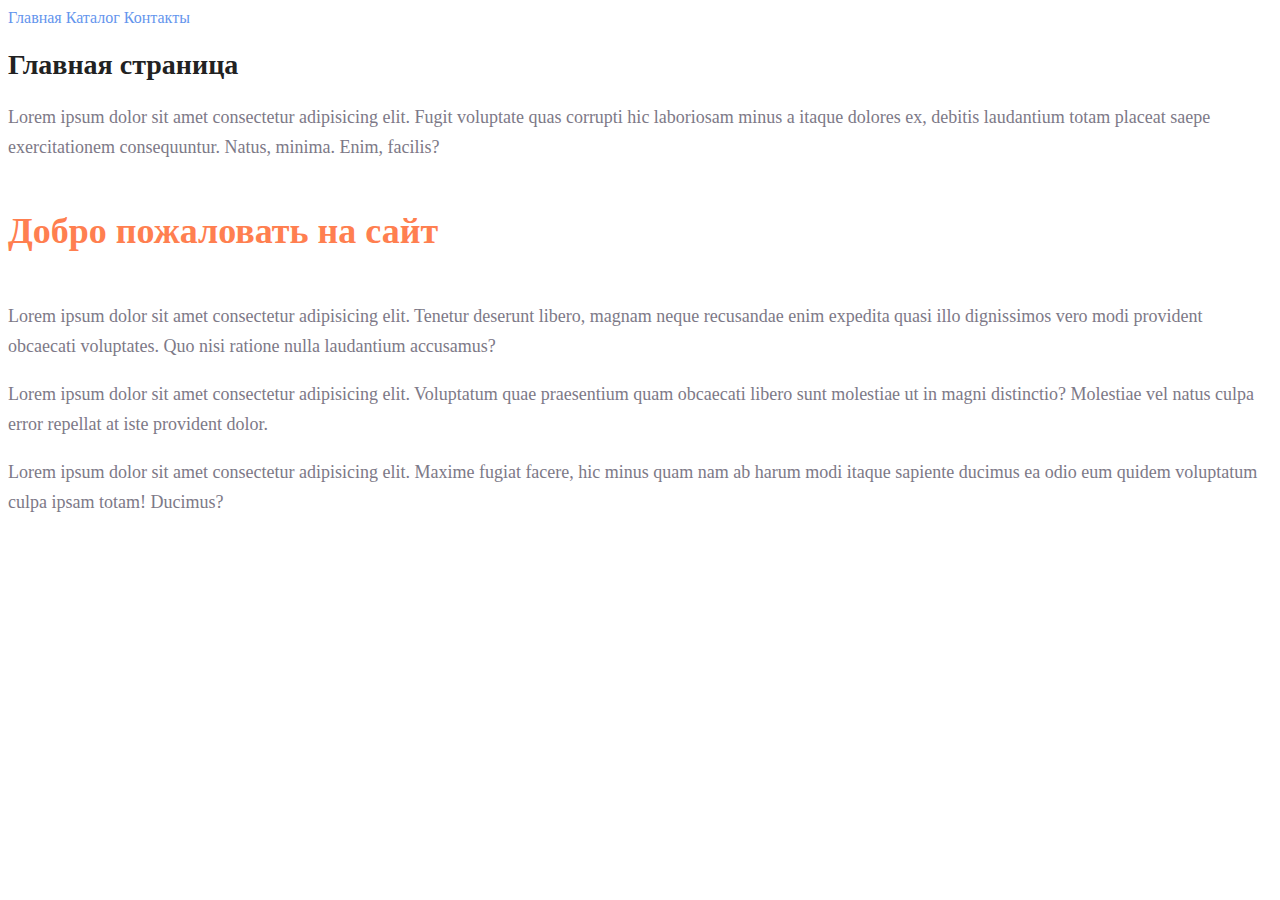
<file: lesson01/index.html>
<!DOCTYPE html>
<html lang="en">
<head>
    <meta charset="UTF-8">
    <meta name="viewport" content="width=device-width, initial-scale=1.0">
    <title>Lesson 01</title>
    <link rel="stylesheet" href="style.css">
</head>
<body>
    <body>
        <a class="nav_menu_link" href="index.html">Главная</a>
        <a class="nav_menu_link" href="catalog/catalog.html">Каталог</a>
        <a class="nav_menu_link" href="#">Контакты</a>
        <h1 class="title">Главная страница</h1>
        <p class="content">Lorem ipsum dolor sit amet consectetur adipisicing elit. Fugit voluptate quas corrupti hic laboriosam minus a itaque dolores ex, debitis laudantium totam placeat saepe exercitationem consequuntur. Natus, minima. Enim, facilis?</p>
        <h2 class="subtitle">Добро пожаловать на сайт</h2>
        <p class="content">Lorem ipsum dolor sit amet consectetur adipisicing elit. Tenetur deserunt libero, magnam neque recusandae enim expedita quasi illo dignissimos vero modi provident obcaecati voluptates. Quo nisi ratione nulla laudantium accusamus?</p>
        <p class="content">Lorem ipsum dolor sit amet consectetur adipisicing elit. Voluptatum quae praesentium quam obcaecati libero sunt molestiae ut in magni distinctio? Molestiae vel natus culpa error repellat at iste provident dolor.</p>
        <p class="content">Lorem ipsum dolor sit amet consectetur adipisicing elit. Maxime fugiat facere, hic minus quam nam ab harum modi itaque sapiente ducimus ea odio eum quidem voluptatum culpa ipsam totam! Ducimus?</p>
    </body>
</body>
</html>
</file>
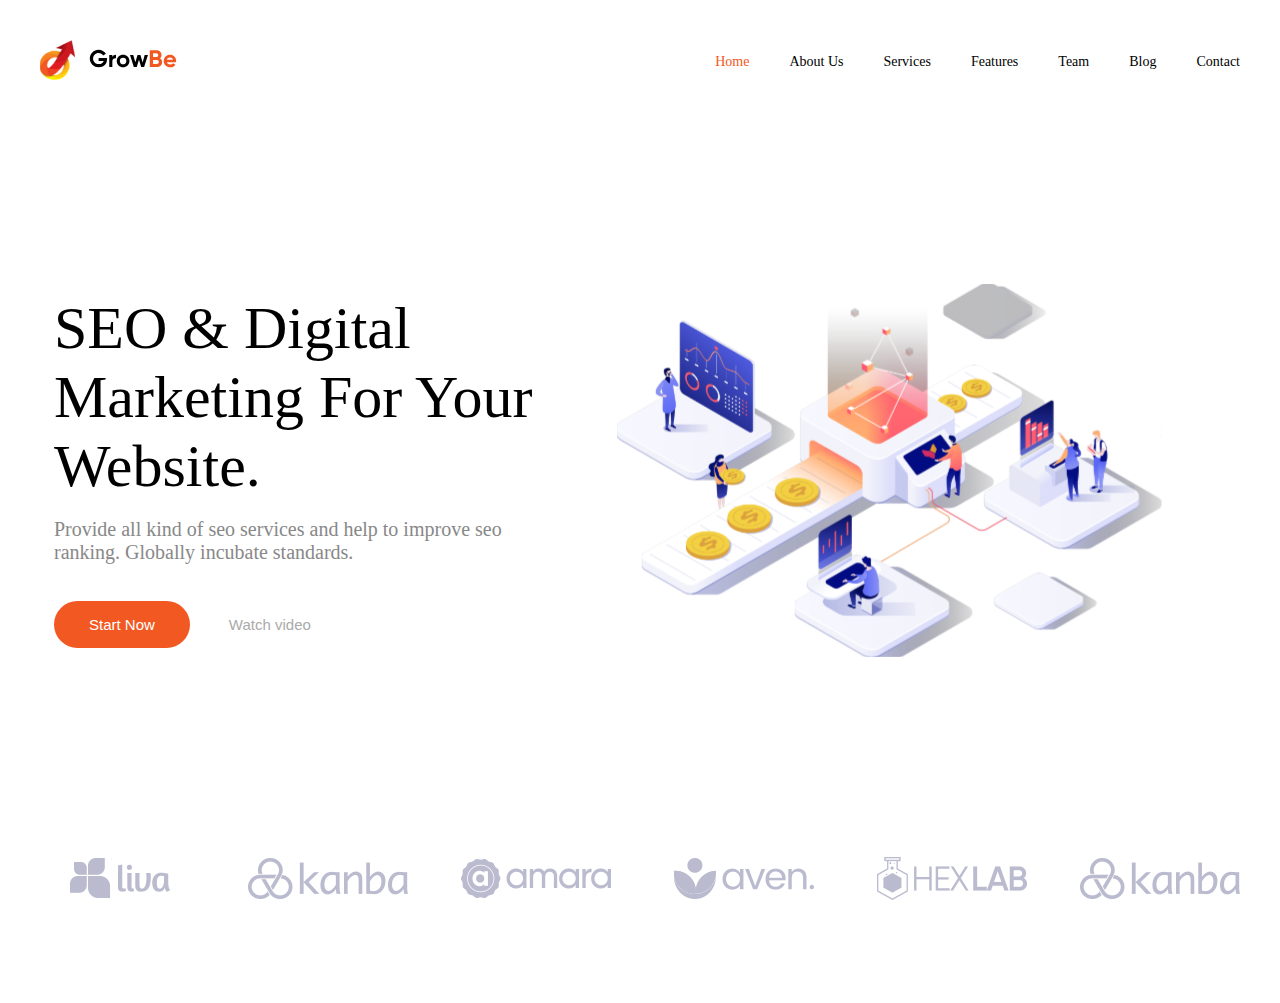
<file: lesson03/index.html>
<!DOCTYPE html>
<html lang="en">
<head>
    <meta charset="UTF-8">
    <meta name="viewport" content="width=device-width, initial-scale=1.0">
    <title>New Project</title>
    <link rel="stylesheet" href="style.css">
</head>
<body>
   <div class="top">
    <div class="header">
        <div class="header_logo">
            <img src="./img/logo.svg" alt="logo">
        </div>
        <div class="header_buttons">
            <a class="header_link with_color" href="#">Home</a>
            <a class="header_link" href="#">About Us</a>
            <a class="header_link" href="#">Services</a>
            <a class="header_link" href="#">Features</a>
            <a class="header_link" href="#">Team</a>
            <a class="header_link" href="#">Blog</a>
            <a class="header_link" href="#">Contact</a>
        </div>
    </div>
    <div class="top_content">
        <div class="top_info">
            <h1 class="title">SEO & Digital Marketing For Your Website.</h1>
            <p class="text">Provide all kind of seo services and help to improve seo ranking. Globally incubate standards.</p>
            <div class="top_buttons">
                <button class="button with_background">Start Now</button>
                <button class="button">Watch video</button>
            </div>
        </div>
        <img src="./img/Image.svg" alt="top image">
    </div>
    <div class="top_logos">
        <img src="./img/1.svg" alt="logos">
        <img src="./img/6.svg" alt="logos">
        <img src="./img/3.svg" alt="logos">
        <img src="./img/4.svg" alt="logos">
        <img src="./img/5.svg" alt="logos">
        <img src="./img/6.svg" alt="logos">
    </div>
   </div>
</body>
</html>
</file>
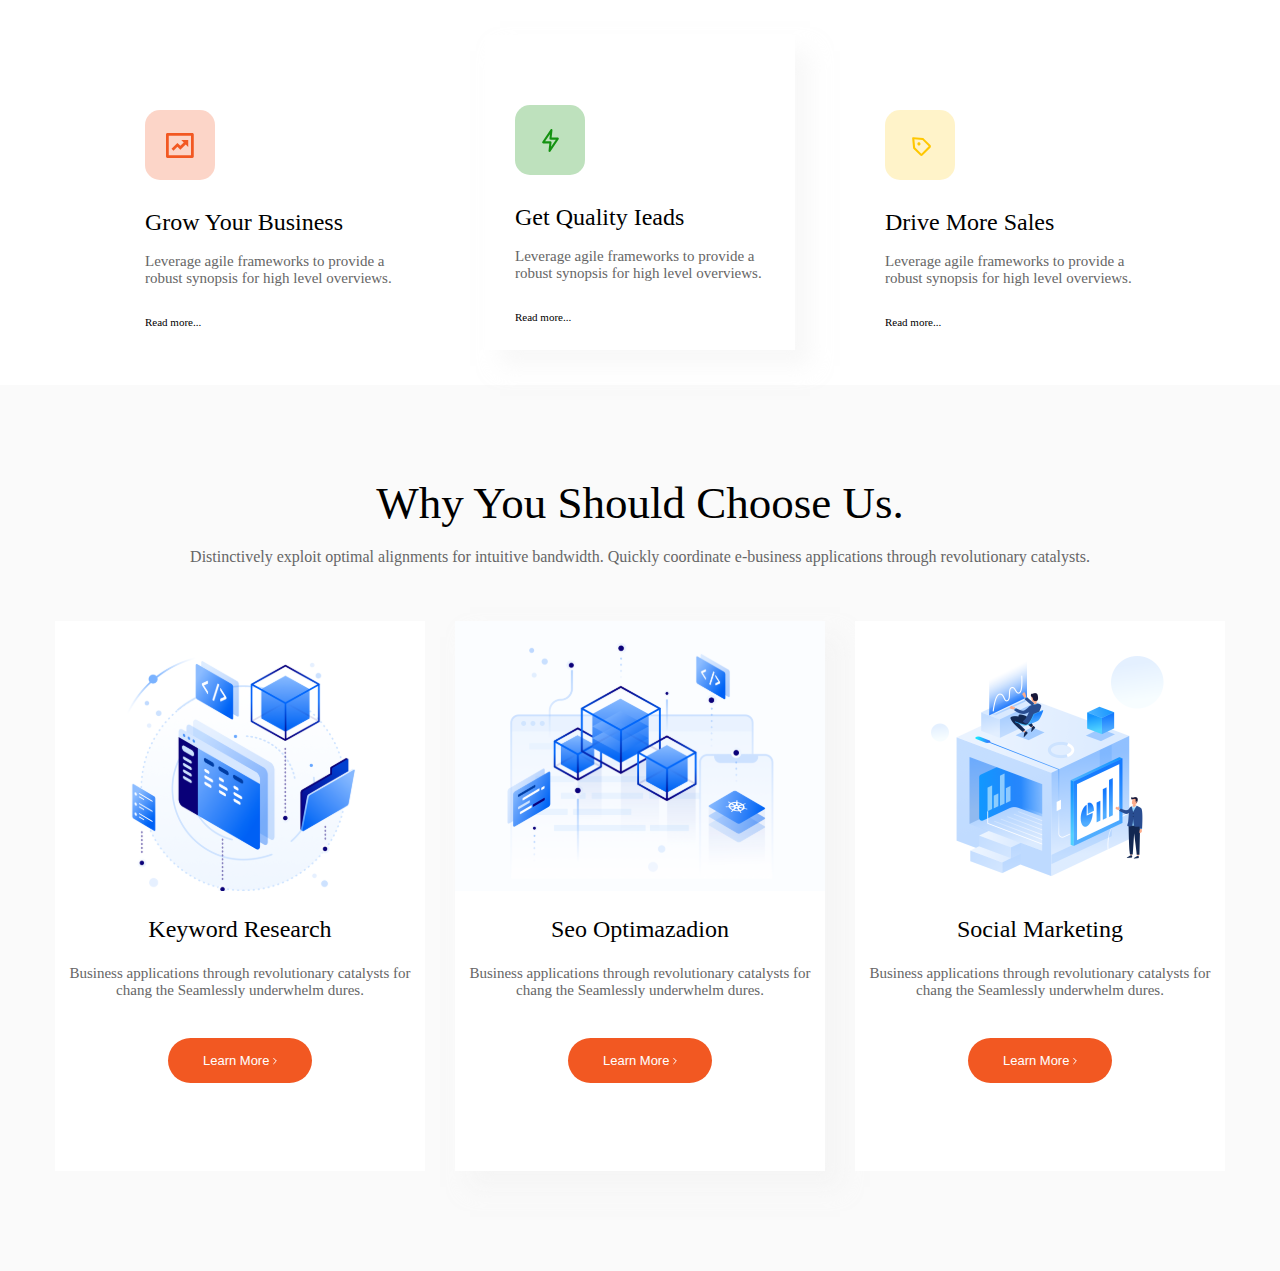
<file: lesson04/index.html>
<!DOCTYPE html>
<html lang="en">

<head>
    <meta charset="UTF-8">
    <meta name="viewport" content="width=device-width, initial-scale=1.0">
    <title>Lesson 4</title>
    <link rel="stylesheet" href="style.css">
</head>

<body>
    <div class="content">
        <div class="top_cards">
            <div class="item">
                <img src="./img/icon_dashboard.svg" alt="logo" class="item__img">
                <h3 class="heading">Grow Your Business</h3>
                <p class="item__text">Leverage agile frameworks to provide a robust synopsis for high level overviews.
                </p>
                <a class="item_link" href="">Read more...</a>
            </div>
            <div class="item item_big with_shadow">
                <img src="./img/icon_flash.svg" alt="logo" class="item__img">
                <h3 class="heading">Get Quality Ieads</h3>
                <p class="item__text">Leverage agile frameworks to provide a robust synopsis for high level overviews.
                </p>
                <a class="item_link" href="#">Read more...</a>
            </div>
            <div class="item">
                <img src="./img/icon_tag.svg" alt="logo" class="item__img">
                <h3 class="heading">Drive More Sales</h3>
                <p class="item__text">Leverage agile frameworks to provide a robust synopsis for high level overviews.
                </p>
                <a class="item_link" href="">Read more...</a>
            </div>
        </div>
        <div class="main_content">
            <div class="main_title">Why You Should Choose Us.</div>
            <div class="main_text">Distinctively exploit optimal alignments for intuitive bandwidth. Quickly coordinate
                e-business
                applications through revolutionary catalysts.</div>
            <div class="main_cards">
                <div class="main_card">
                    <img src="./img/illustration-1.svg" alt="logo" class="main_card_img">
                    <h3 class="main_card_header">Keyword Research</h3>
                    <p class="main_card_text">Business applications through revolutionary catalysts for chang the Seamlessly underwhelm dures.</p>
                    <button class="main_card_button">Learn More
                        <svg width="4" height="8" viewBox="0 0 6 10" fill="none" xmlns="http://www.w3.org/2000/svg">
                            <path d="M1 9L5 5L1 1" stroke="white" stroke-width="1.5" stroke-linecap="round" stroke-linejoin="round"/>
                            </svg>
                    </button>
                </div>
                <div class="main_card with_shadow">
                    <img src="./img/illustration-2.svg" alt="logo" class="main_card_img">
                    <h3 class="main_card_header">Seo Optimazadion</h3>
                    <p class="main_card_text">Business applications through revolutionary catalysts for chang the Seamlessly underwhelm dures.</p>
                    <button class="main_card_button">Learn More <svg width="4" height="8" viewBox="0 0 6 10" fill="none" xmlns="http://www.w3.org/2000/svg">
                        <path d="M1 9L5 5L1 1" stroke="white" stroke-width="1.5" stroke-linecap="round" stroke-linejoin="round"/>
                        </svg></button>
                </div>
                <div class="main_card">
                    <img src="./img/illustration-3.svg" alt="logo" class="main_card_img">
                    <h3 class="main_card_header">Social Marketing</h3>
                    <p class="main_card_text">Business applications through revolutionary catalysts for chang the Seamlessly underwhelm dures.</p>
                    <button class="main_card_button">Learn More <svg width="4" height="8" viewBox="0 0 6 10" fill="none" xmlns="http://www.w3.org/2000/svg">
                        <path d="M1 9L5 5L1 1" stroke="white" stroke-width="1.5" stroke-linecap="round" stroke-linejoin="round"/>
                        </svg></button>
                </div>
            </div>
        </div>
    </div>
</body>

</html>
</file>
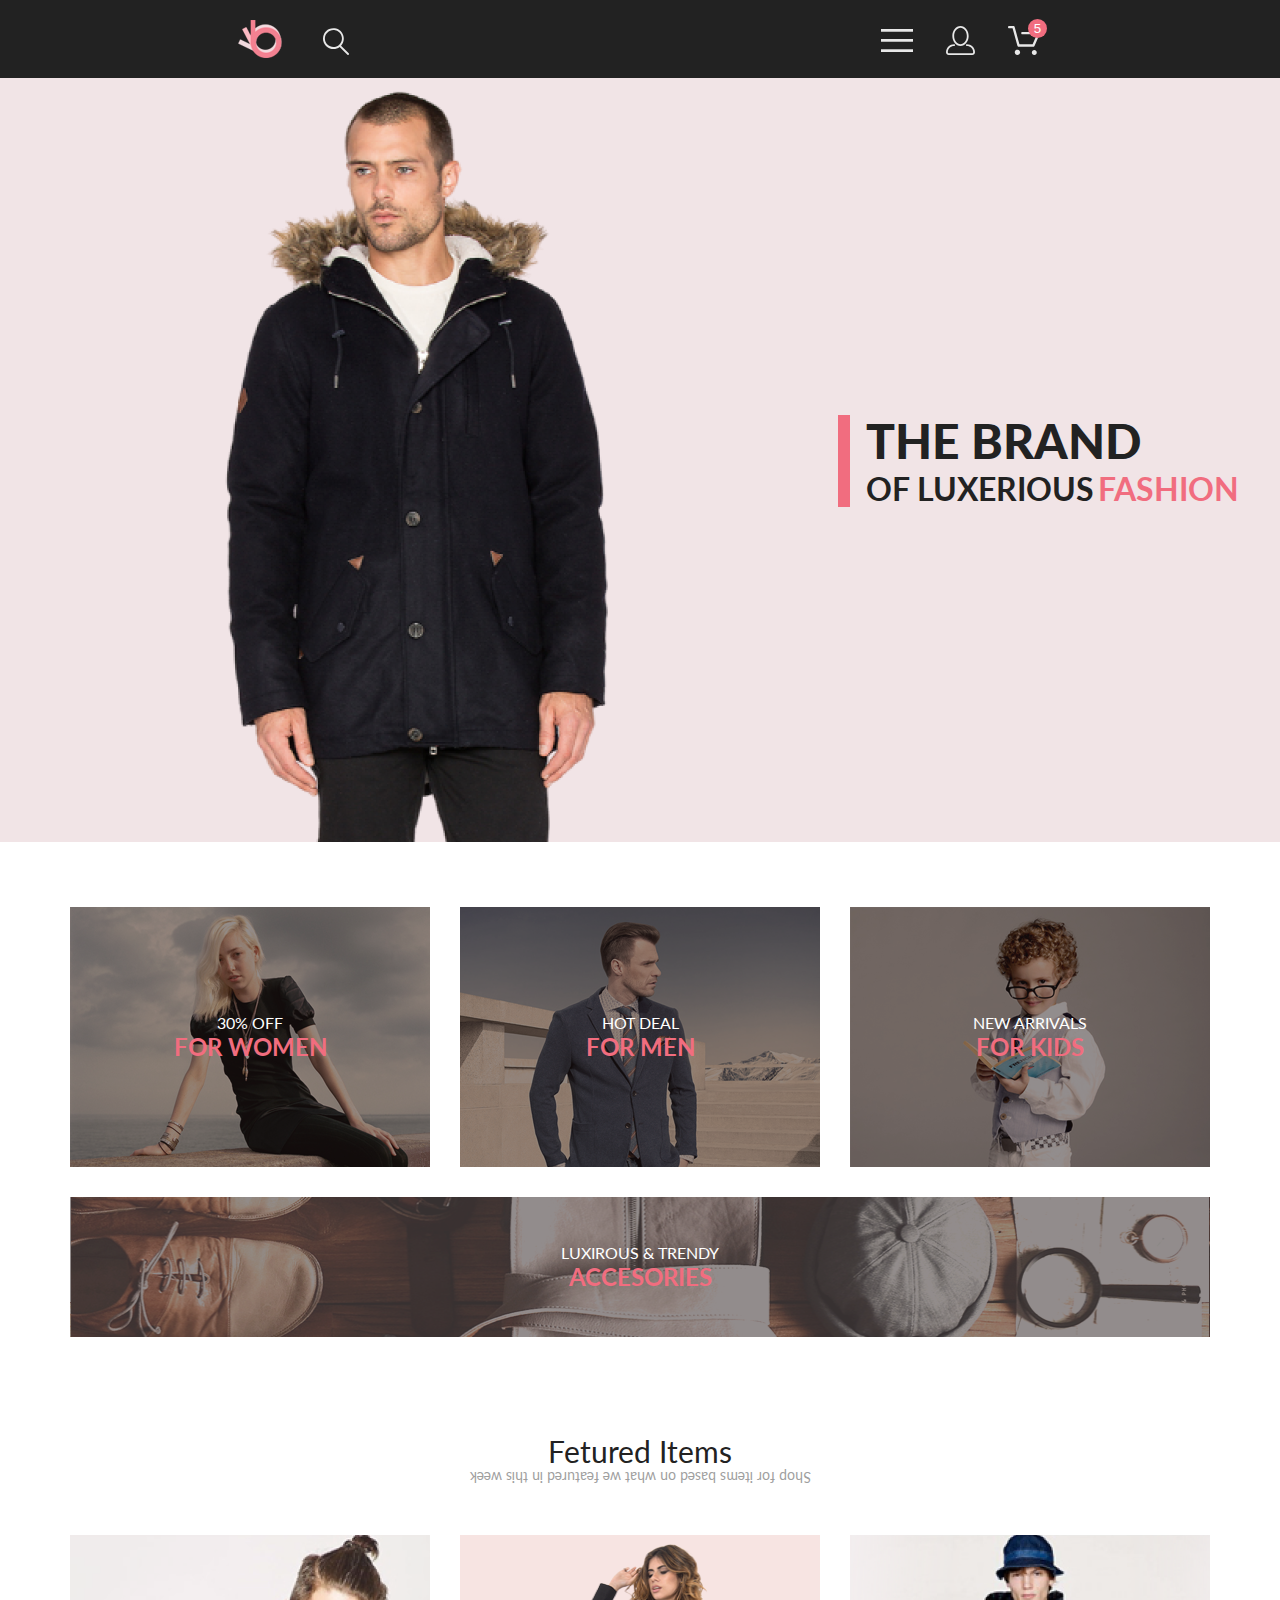
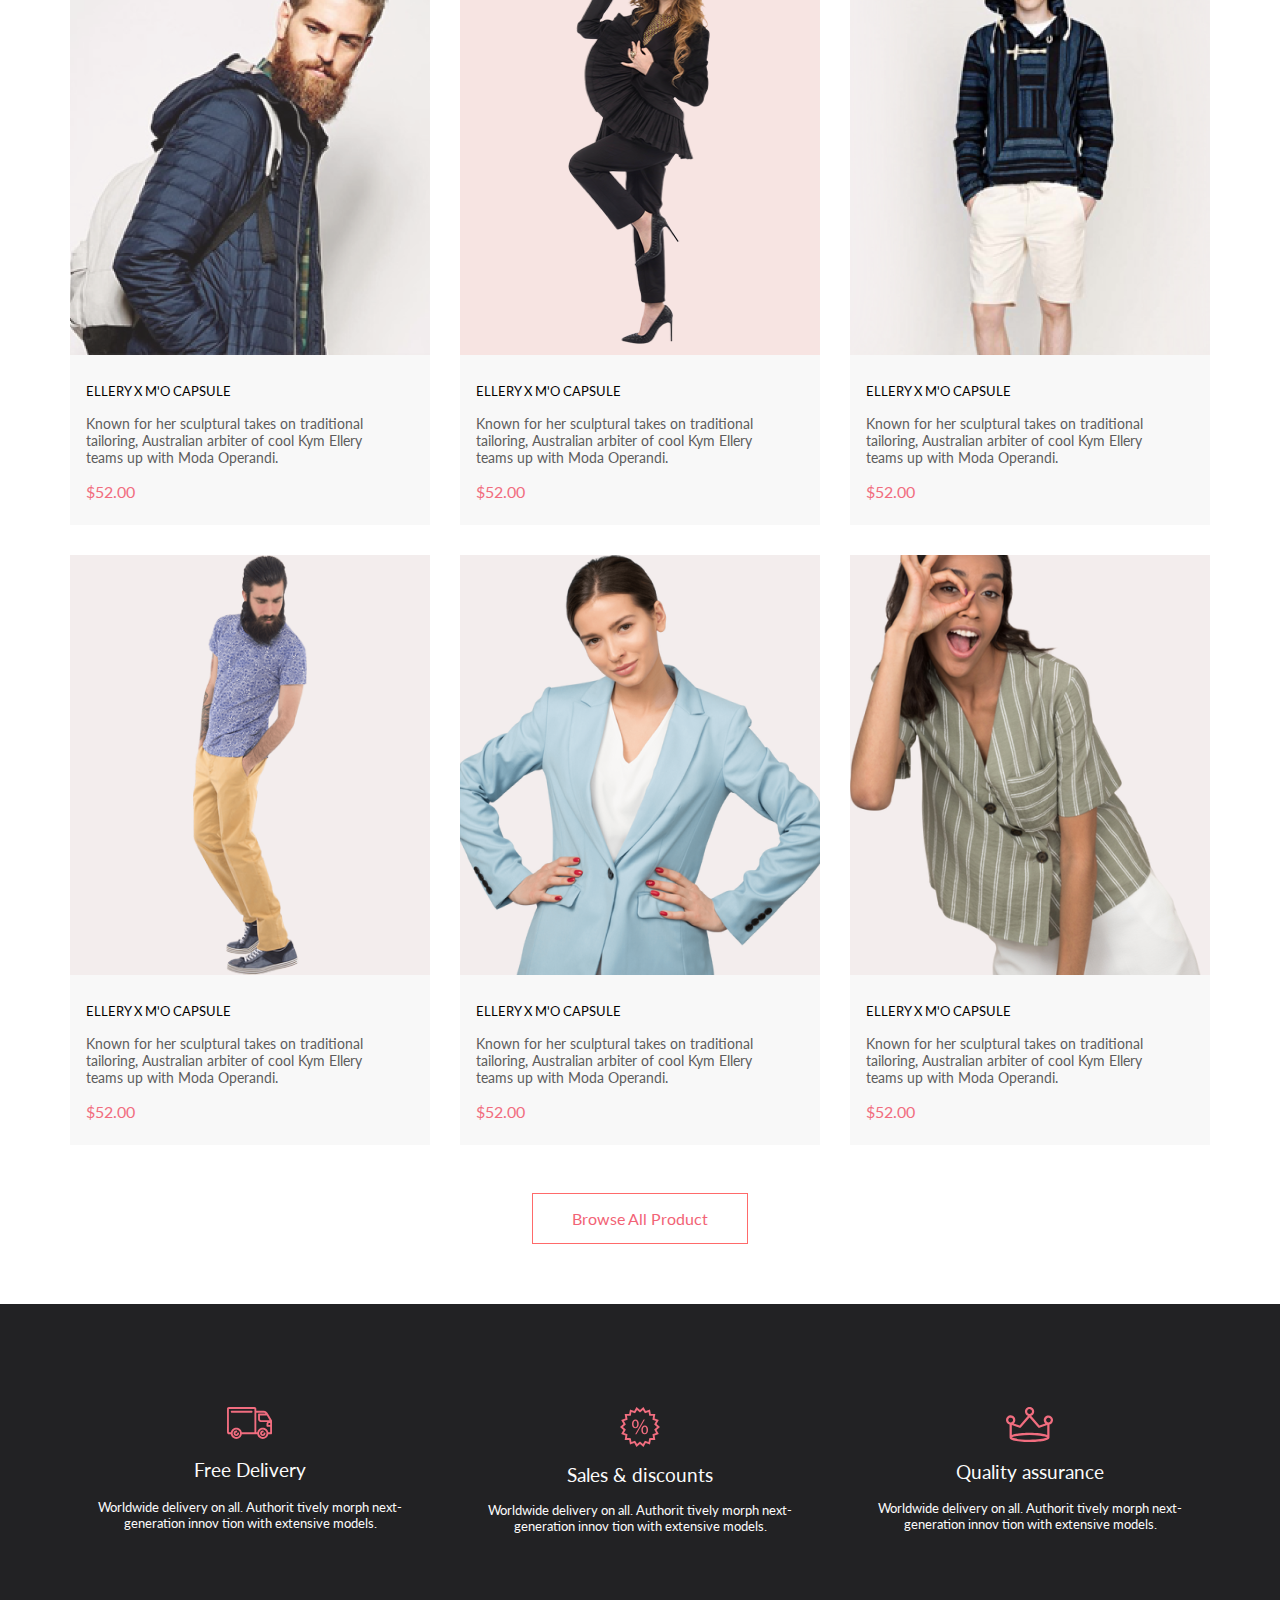
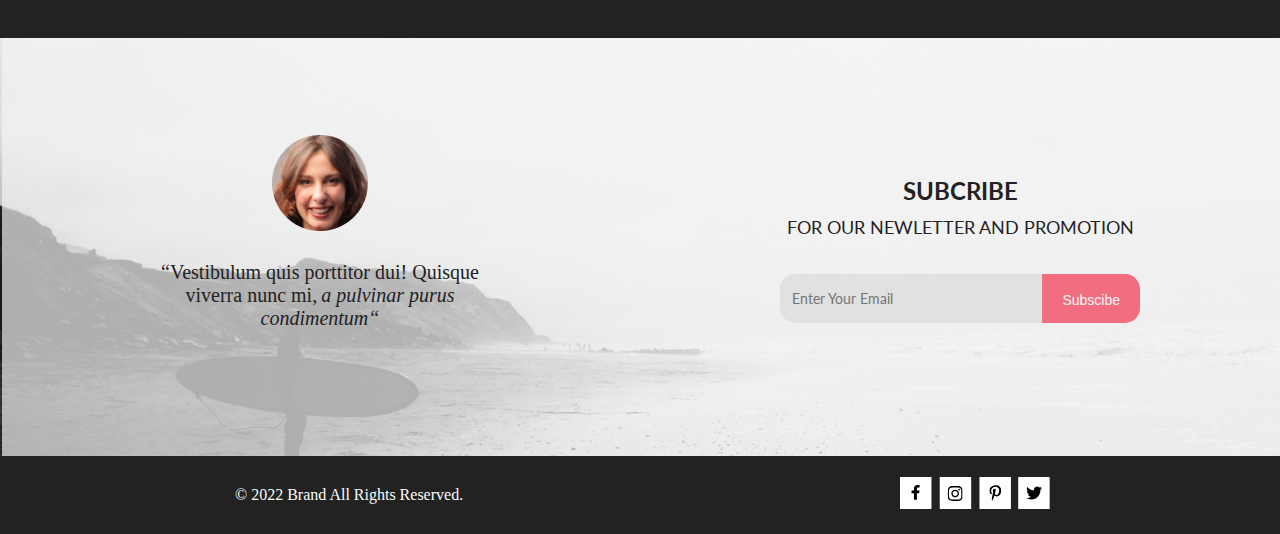
<file: lesson06/index.html>
<!DOCTYPE html>
<html lang="en">
<head>
    <link rel="preconnect" href="https://fonts.googleapis.com">
    <link rel="preconnect" href="https://fonts.gstatic.com" crossorigin>
    <link href="https://fonts.googleapis.com/css2?family=Lato:wght@700;900&display=swap" rel="stylesheet">
    <meta charset="UTF-8">
    <meta name="viewport" content="width=device-width, initial-scale=1.0">
    <title>Lesson 6</title>
    <link rel="stylesheet" href="style.css">
</head>
<body>
    <div class="header">
        <div class="header_logo">
            <img src="./img/logo.png" alt="logo" class="img_logo">
            <button class="btn_menu" ><svg width="26" height="27" viewBox="0 0 26 27" fill="none" xmlns="http://www.w3.org/2000/svg">
                <path d="M18.0589 17.6251C19.6705 15.865 20.6275 13.6039 20.769 11.2216C20.9106 8.83932 20.2281 6.48088 18.8362 4.54232C17.4443 2.60377 15.4278 1.20318 13.1252 0.575765C10.8227 -0.0516554 8.37437 0.132305 6.19143 1.09675C4.0085 2.0612 2.22389 3.74739 1.1373 5.87217C0.0507149 7.99695 -0.271678 10.4309 0.224264 12.7653C0.720206 15.0997 2.00428 17.1923 3.86085 18.6919C5.71741 20.1914 8.0334 21.0064 10.4199 21.0001C12.6723 21.0031 14.8638 20.2691 16.6599 18.9101L24.4079 26.7171C24.4934 26.8061 24.5958 26.8772 24.7091 26.9261C24.8225 26.9751 24.9444 27.0009 25.0679 27.0021C25.1916 27.0024 25.314 26.9773 25.4276 26.9283C25.5411 26.8793 25.6434 26.8074 25.7279 26.7171C25.9018 26.5362 25.999 26.295 25.999 26.0441C25.999 25.7931 25.9018 25.5519 25.7279 25.371L18.0589 17.6251ZM1.88589 10.5001C1.89873 8.81477 2.41021 7.17101 3.35586 5.776C4.30151 4.38098 5.63899 3.29715 7.1997 2.66114C8.76042 2.02513 10.4745 1.86542 12.1258 2.20213C13.7772 2.53884 15.2919 3.3569 16.479 4.55319C17.6661 5.74948 18.4725 7.27044 18.7965 8.92433C19.1204 10.5782 18.9475 12.291 18.2995 13.8468C17.6515 15.4026 16.5574 16.7316 15.1551 17.6665C13.7529 18.6014 12.1052 19.1002 10.4199 19.1C8.14843 19.0892 5.97409 18.1775 4.3741 16.5652C2.77412 14.9528 1.87924 12.7715 1.88589 10.5001Z" fill="#E8E8E8" />
              </svg></button>
        </div>
        <div class="header_buttons">
            <button class="btn_menu"><svg width="32" height="23" viewBox="0 0 32 23" fill="none" xmlns="http://www.w3.org/2000/svg">
                <path d="M0 23V20.31H32V23H0ZM0 12.76V10.07H32V12.76H0ZM0 2.69V0H32V2.69H0Z" fill="#E8E8E8" />
              </svg></button>
            <button class="btn_menu profile"><svg width="29" height="29" viewBox="0 0 29 29" fill="none" xmlns="http://www.w3.org/2000/svg">
                <path d="M14.5 19.937C19 19.937 22.656 15.464 22.656 9.968C22.656 4.472 19 0 14.5 0C13.3631 0.0217413 12.2463 0.303398 11.2351 0.823397C10.2239 1.34339 9.34507 2.08794 8.66602 3C7.12663 4.99573 6.30819 7.45381 6.34399 9.974C6.34399 15.465 10 19.937 14.5 19.937ZM14.5 1.813C18 1.813 20.844 5.472 20.844 9.969C20.844 14.466 17.998 18.125 14.5 18.125C11.002 18.125 8.15603 14.465 8.15503 9.969C8.15403 5.473 11 1.813 14.5 1.813ZM20.844 18.125C20.6036 18.125 20.373 18.2205 20.203 18.3905C20.033 18.5605 19.9375 18.7911 19.9375 19.0315C19.9375 19.2719 20.033 19.5025 20.203 19.6725C20.373 19.8425 20.6036 19.938 20.844 19.938C22.526 19.9399 24.1386 20.6088 25.3279 21.7982C26.5172 22.9875 27.1861 24.6 27.188 26.282C27.1875 26.5221 27.0918 26.7523 26.922 26.9221C26.7522 27.0918 26.5221 27.1875 26.282 27.188H2.71997C2.47985 27.1875 2.24975 27.0918 2.07996 26.9221C1.91016 26.7523 1.81449 26.5221 1.81396 26.282C1.81608 24.6001 2.48517 22.9877 3.67444 21.7985C4.86371 20.6092 6.47608 19.9401 8.15796 19.938C8.39824 19.938 8.62868 19.8425 8.79858 19.6726C8.96849 19.5027 9.06396 19.2723 9.06396 19.032C9.06396 18.7917 8.96849 18.5613 8.79858 18.3914C8.62868 18.2215 8.39824 18.126 8.15796 18.126C5.99541 18.1279 3.92201 18.9875 2.39258 20.5164C0.863144 22.0453 0.00264777 24.1185 0 26.281C0.000794067 27.0019 0.287502 27.693 0.797241 28.2027C1.30698 28.7125 1.99811 28.9992 2.71899 29H26.282C27.0027 28.9989 27.6936 28.7121 28.2031 28.2024C28.7126 27.6927 28.9992 27.0017 29 26.281C28.9974 24.1187 28.1372 22.0457 26.6083 20.5168C25.0793 18.9878 23.0063 18.1276 20.844 18.125Z" fill="#E8E8E8" />
              </svg></button>
            <button class="btn_menu bin bin_filled"><svg width="32" height="29" viewBox="0 0 32 29" fill="none" xmlns="http://www.w3.org/2000/svg">
                <path d="M26.2009 29C25.5532 28.9738 24.9415 28.6948 24.4972 28.2227C24.0529 27.7506 23.8114 27.1232 23.8245 26.475C23.8376 25.8269 24.1043 25.2097 24.5673 24.7559C25.0303 24.3022 25.6527 24.048 26.301 24.048C26.9493 24.048 27.5717 24.3022 28.0347 24.7559C28.4977 25.2097 28.7644 25.8269 28.7775 26.475C28.7906 27.1232 28.549 27.7506 28.1047 28.2227C27.6604 28.6948 27.0488 28.9738 26.401 29H26.2009ZM6.75293 26.32C6.75293 25.79 6.91011 25.2718 7.20459 24.8311C7.49907 24.3904 7.91764 24.0469 8.40735 23.844C8.89705 23.6412 9.43594 23.5881 9.95581 23.6915C10.4757 23.7949 10.9532 24.0502 11.328 24.425C11.7028 24.7998 11.9581 25.2773 12.0615 25.7972C12.1649 26.317 12.1118 26.8559 11.9089 27.3456C11.7061 27.8353 11.3626 28.2539 10.9219 28.5483C10.4812 28.8428 9.96304 29 9.43298 29C9.08087 29.0003 8.73212 28.9311 8.40674 28.7966C8.08136 28.662 7.78569 28.4646 7.53662 28.2158C7.28755 27.9669 7.09001 27.6713 6.9552 27.3461C6.82039 27.0208 6.75098 26.6721 6.75098 26.32H6.75293ZM10.553 20.686C10.2935 20.6868 10.0409 20.6024 9.83411 20.4457C9.62727 20.2891 9.47758 20.0689 9.40796 19.819L4.57495 2.36401H1.18201C0.868521 2.36401 0.567859 2.23947 0.346191 2.01781C0.124523 1.79614 0 1.49549 0 1.18201C0 0.868519 0.124523 0.567873 0.346191 0.346205C0.567859 0.124537 0.868521 5.81268e-06 1.18201 5.81268e-06H5.46301C5.7225 -0.00080736 5.97504 0.0837201 6.18176 0.240568C6.38848 0.397416 6.53784 0.617884 6.60693 0.868006L11.4399 18.323H24.6179L29.001 8.27501H14.401C14.2428 8.27961 14.0854 8.25242 13.9379 8.19507C13.7904 8.13771 13.6559 8.05134 13.5424 7.94108C13.4288 7.83082 13.3386 7.69891 13.277 7.55315C13.2154 7.40739 13.1836 7.25075 13.1836 7.0925C13.1836 6.93426 13.2154 6.77762 13.277 6.63186C13.3386 6.4861 13.4288 6.35419 13.5424 6.24393C13.6559 6.13367 13.7904 6.0473 13.9379 5.98994C14.0854 5.93259 14.2428 5.90541 14.401 5.91001H30.814C31.0097 5.90996 31.2022 5.95866 31.3744 6.05172C31.5465 6.14478 31.6928 6.27926 31.7999 6.44301C31.9078 6.60729 31.9734 6.79569 31.9908 6.99145C32.0083 7.18721 31.9771 7.38424 31.9 7.565L26.495 19.977C26.4026 20.1876 26.251 20.3668 26.0585 20.4927C25.866 20.6186 25.641 20.6858 25.411 20.686H10.553Z" fill="#E8E8E8" />
              </svg></button>
        </div>
    </div>
    <div class="brand">
        <img src="./img/brand_preview.png" alt="brand" class="img_brand">
        <div class="brand_text">
            <svg class="brand_svg" width="12" height="93" viewBox="0 0 12 93" fill="none" xmlns="http://www.w3.org/2000/svg">
                <path d="M12 0.900879H0V92.9009H12V0.900879Z" fill="#F16D7F" />
              </svg>
            <div class="text">
                <p class="text-top">THE BRAND</p>
                <span class="text-bottom">OF LUXERIOUS</span>
                <span class="text-bottomn color">FASHION</span>
            </div>
        </div>
    </div>
    <div class="content">
        <div class="offer">
            <div class="offer_card card1">
                <p class="text_card">30% OFF</p>
                <span class="text_categiries">FOR WOMEN</span>
            </div>
            <div class="offer_card card2">
                <p class="text_card">HOT DEAL</p>
                <span class="text_categiries">FOR MEN</span>
            </div>
            <div class="offer_card card3">
                <p class="text_card">NEW ARRIVALS</p>
                <span class="text_categiries">FOR KIDS</span>
            </div>
            <div class="offer_card card4">
                <p class="text_card">LUXIROUS & TRENDY</p>
                <span class="text_categiries">ACCESORIES</span>
            </div>
            </div>
        <h1 class="products_title">Fetured Items</h1>
        <h3 class="products_subtitle">Shop for items based on what we featured in this week</h3>
        <div class="products">
            <div class="product_card">
                <div class="tumb_container">
                    <img src="./img/Image1.png" alt="product" class="product_img">
                    <div class="hover_effect">
                        <div class="hover_content">
                            <button class="add_to_cart_btn"><svg width="27" height="25" viewBox="0 0 32 29" fill="none" xmlns="http://www.w3.org/2000/svg">
                                <path d="M26.2009 29C25.5532 28.9738 24.9415 28.6948 24.4972 28.2227C24.0529 27.7506 23.8114 27.1232 23.8245 26.475C23.8376 25.8269 24.1043 25.2097 24.5673 24.7559C25.0303 24.3022 25.6527 24.048 26.301 24.048C26.9493 24.048 27.5717 24.3022 28.0347 24.7559C28.4977 25.2097 28.7644 25.8269 28.7775 26.475C28.7906 27.1232 28.549 27.7506 28.1047 28.2227C27.6604 28.6948 27.0488 28.9738 26.401 29H26.2009ZM6.75293 26.32C6.75293 25.79 6.91011 25.2718 7.20459 24.8311C7.49907 24.3904 7.91764 24.0469 8.40735 23.844C8.89705 23.6412 9.43594 23.5881 9.95581 23.6915C10.4757 23.7949 10.9532 24.0502 11.328 24.425C11.7028 24.7998 11.9581 25.2773 12.0615 25.7972C12.1649 26.317 12.1118 26.8559 11.9089 27.3456C11.7061 27.8353 11.3626 28.2539 10.9219 28.5483C10.4812 28.8428 9.96304 29 9.43298 29C9.08087 29.0003 8.73212 28.9311 8.40674 28.7966C8.08136 28.662 7.78569 28.4646 7.53662 28.2158C7.28755 27.9669 7.09001 27.6713 6.9552 27.3461C6.82039 27.0208 6.75098 26.6721 6.75098 26.32H6.75293ZM10.553 20.686C10.2935 20.6868 10.0409 20.6024 9.83411 20.4457C9.62727 20.2891 9.47758 20.0689 9.40796 19.819L4.57495 2.36401H1.18201C0.868521 2.36401 0.567859 2.23947 0.346191 2.01781C0.124523 1.79614 0 1.49549 0 1.18201C0 0.868519 0.124523 0.567873 0.346191 0.346205C0.567859 0.124537 0.868521 5.81268e-06 1.18201 5.81268e-06H5.46301C5.7225 -0.00080736 5.97504 0.0837201 6.18176 0.240568C6.38848 0.397416 6.53784 0.617884 6.60693 0.868006L11.4399 18.323H24.6179L29.001 8.27501H14.401C14.2428 8.27961 14.0854 8.25242 13.9379 8.19507C13.7904 8.13771 13.6559 8.05134 13.5424 7.94108C13.4288 7.83082 13.3386 7.69891 13.277 7.55315C13.2154 7.40739 13.1836 7.25075 13.1836 7.0925C13.1836 6.93426 13.2154 6.77762 13.277 6.63186C13.3386 6.4861 13.4288 6.35419 13.5424 6.24393C13.6559 6.13367 13.7904 6.0473 13.9379 5.98994C14.0854 5.93259 14.2428 5.90541 14.401 5.91001H30.814C31.0097 5.90996 31.2022 5.95866 31.3744 6.05172C31.5465 6.14478 31.6928 6.27926 31.7999 6.44301C31.9078 6.60729 31.9734 6.79569 31.9908 6.99145C32.0083 7.18721 31.9771 7.38424 31.9 7.565L26.495 19.977C26.4026 20.1876 26.251 20.3668 26.0585 20.4927C25.866 20.6186 25.641 20.6858 25.411 20.686H10.553Z" fill="#E8E8E8" />
                              </svg>Add to Chart</button>
                        </div>
                    </div>                 
                </div>
                <div class="down-content">
                    <h1 class="product_title">ELLERY X M'O CAPSULE</h1>
                    <p class="product_description">Known for her sculptural takes on traditional tailoring, Australian arbiter of cool Kym Ellery teams up with Moda Operandi.</p>
                    <p class="product_price">$52.00</p>
                </div>
            </div>
            <div class="product_card">
                <div class="tumb_container">
                    <img src="./img/Image2.png" alt="product" class="product_img">
                    <div class="hover_effect">
                        <div class="hover_content">
                            <button class="add_to_cart_btn"><svg width="27" height="25" viewBox="0 0 32 29" fill="none" xmlns="http://www.w3.org/2000/svg">
                                <path d="M26.2009 29C25.5532 28.9738 24.9415 28.6948 24.4972 28.2227C24.0529 27.7506 23.8114 27.1232 23.8245 26.475C23.8376 25.8269 24.1043 25.2097 24.5673 24.7559C25.0303 24.3022 25.6527 24.048 26.301 24.048C26.9493 24.048 27.5717 24.3022 28.0347 24.7559C28.4977 25.2097 28.7644 25.8269 28.7775 26.475C28.7906 27.1232 28.549 27.7506 28.1047 28.2227C27.6604 28.6948 27.0488 28.9738 26.401 29H26.2009ZM6.75293 26.32C6.75293 25.79 6.91011 25.2718 7.20459 24.8311C7.49907 24.3904 7.91764 24.0469 8.40735 23.844C8.89705 23.6412 9.43594 23.5881 9.95581 23.6915C10.4757 23.7949 10.9532 24.0502 11.328 24.425C11.7028 24.7998 11.9581 25.2773 12.0615 25.7972C12.1649 26.317 12.1118 26.8559 11.9089 27.3456C11.7061 27.8353 11.3626 28.2539 10.9219 28.5483C10.4812 28.8428 9.96304 29 9.43298 29C9.08087 29.0003 8.73212 28.9311 8.40674 28.7966C8.08136 28.662 7.78569 28.4646 7.53662 28.2158C7.28755 27.9669 7.09001 27.6713 6.9552 27.3461C6.82039 27.0208 6.75098 26.6721 6.75098 26.32H6.75293ZM10.553 20.686C10.2935 20.6868 10.0409 20.6024 9.83411 20.4457C9.62727 20.2891 9.47758 20.0689 9.40796 19.819L4.57495 2.36401H1.18201C0.868521 2.36401 0.567859 2.23947 0.346191 2.01781C0.124523 1.79614 0 1.49549 0 1.18201C0 0.868519 0.124523 0.567873 0.346191 0.346205C0.567859 0.124537 0.868521 5.81268e-06 1.18201 5.81268e-06H5.46301C5.7225 -0.00080736 5.97504 0.0837201 6.18176 0.240568C6.38848 0.397416 6.53784 0.617884 6.60693 0.868006L11.4399 18.323H24.6179L29.001 8.27501H14.401C14.2428 8.27961 14.0854 8.25242 13.9379 8.19507C13.7904 8.13771 13.6559 8.05134 13.5424 7.94108C13.4288 7.83082 13.3386 7.69891 13.277 7.55315C13.2154 7.40739 13.1836 7.25075 13.1836 7.0925C13.1836 6.93426 13.2154 6.77762 13.277 6.63186C13.3386 6.4861 13.4288 6.35419 13.5424 6.24393C13.6559 6.13367 13.7904 6.0473 13.9379 5.98994C14.0854 5.93259 14.2428 5.90541 14.401 5.91001H30.814C31.0097 5.90996 31.2022 5.95866 31.3744 6.05172C31.5465 6.14478 31.6928 6.27926 31.7999 6.44301C31.9078 6.60729 31.9734 6.79569 31.9908 6.99145C32.0083 7.18721 31.9771 7.38424 31.9 7.565L26.495 19.977C26.4026 20.1876 26.251 20.3668 26.0585 20.4927C25.866 20.6186 25.641 20.6858 25.411 20.686H10.553Z" fill="#E8E8E8" />
                              </svg>Add to Chart</button>
                        </div>
                    </div>                 
                </div>
                <div class="down-content">
                    <h1 class="product_title">ELLERY X M'O CAPSULE</h1>
                    <p class="product_description">Known for her sculptural takes on traditional tailoring, Australian arbiter of cool Kym Ellery teams up with Moda Operandi.</p>
                    <p class="product_price">$52.00</p>
                </div>
            </div>
            <div class="product_card">
                <div class="tumb_container">
                    <img src="./img/Image3.png" alt="product" class="product_img">
                    <div class="hover_effect">
                        <div class="hover_content">
                            <button class="add_to_cart_btn"><svg width="27" height="25" viewBox="0 0 32 29" fill="none" xmlns="http://www.w3.org/2000/svg">
                                <path d="M26.2009 29C25.5532 28.9738 24.9415 28.6948 24.4972 28.2227C24.0529 27.7506 23.8114 27.1232 23.8245 26.475C23.8376 25.8269 24.1043 25.2097 24.5673 24.7559C25.0303 24.3022 25.6527 24.048 26.301 24.048C26.9493 24.048 27.5717 24.3022 28.0347 24.7559C28.4977 25.2097 28.7644 25.8269 28.7775 26.475C28.7906 27.1232 28.549 27.7506 28.1047 28.2227C27.6604 28.6948 27.0488 28.9738 26.401 29H26.2009ZM6.75293 26.32C6.75293 25.79 6.91011 25.2718 7.20459 24.8311C7.49907 24.3904 7.91764 24.0469 8.40735 23.844C8.89705 23.6412 9.43594 23.5881 9.95581 23.6915C10.4757 23.7949 10.9532 24.0502 11.328 24.425C11.7028 24.7998 11.9581 25.2773 12.0615 25.7972C12.1649 26.317 12.1118 26.8559 11.9089 27.3456C11.7061 27.8353 11.3626 28.2539 10.9219 28.5483C10.4812 28.8428 9.96304 29 9.43298 29C9.08087 29.0003 8.73212 28.9311 8.40674 28.7966C8.08136 28.662 7.78569 28.4646 7.53662 28.2158C7.28755 27.9669 7.09001 27.6713 6.9552 27.3461C6.82039 27.0208 6.75098 26.6721 6.75098 26.32H6.75293ZM10.553 20.686C10.2935 20.6868 10.0409 20.6024 9.83411 20.4457C9.62727 20.2891 9.47758 20.0689 9.40796 19.819L4.57495 2.36401H1.18201C0.868521 2.36401 0.567859 2.23947 0.346191 2.01781C0.124523 1.79614 0 1.49549 0 1.18201C0 0.868519 0.124523 0.567873 0.346191 0.346205C0.567859 0.124537 0.868521 5.81268e-06 1.18201 5.81268e-06H5.46301C5.7225 -0.00080736 5.97504 0.0837201 6.18176 0.240568C6.38848 0.397416 6.53784 0.617884 6.60693 0.868006L11.4399 18.323H24.6179L29.001 8.27501H14.401C14.2428 8.27961 14.0854 8.25242 13.9379 8.19507C13.7904 8.13771 13.6559 8.05134 13.5424 7.94108C13.4288 7.83082 13.3386 7.69891 13.277 7.55315C13.2154 7.40739 13.1836 7.25075 13.1836 7.0925C13.1836 6.93426 13.2154 6.77762 13.277 6.63186C13.3386 6.4861 13.4288 6.35419 13.5424 6.24393C13.6559 6.13367 13.7904 6.0473 13.9379 5.98994C14.0854 5.93259 14.2428 5.90541 14.401 5.91001H30.814C31.0097 5.90996 31.2022 5.95866 31.3744 6.05172C31.5465 6.14478 31.6928 6.27926 31.7999 6.44301C31.9078 6.60729 31.9734 6.79569 31.9908 6.99145C32.0083 7.18721 31.9771 7.38424 31.9 7.565L26.495 19.977C26.4026 20.1876 26.251 20.3668 26.0585 20.4927C25.866 20.6186 25.641 20.6858 25.411 20.686H10.553Z" fill="#E8E8E8" />
                              </svg>Add to Chart</button>
                        </div>
                    </div>                 
                </div>
                <div class="down-content">
                    <h1 class="product_title">ELLERY X M'O CAPSULE</h1>
                    <p class="product_description">Known for her sculptural takes on traditional tailoring, Australian arbiter of cool Kym Ellery teams up with Moda Operandi.</p>
                    <p class="product_price">$52.00</p>
                </div>
            </div>
            <div class="product_card">
                <div class="tumb_container">
                    <img src="./img/Image4.png" alt="product" class="product_img">
                    <div class="hover_effect">
                        <div class="hover_content">
                            <button class="add_to_cart_btn"><svg width="27" height="25" viewBox="0 0 32 29" fill="none" xmlns="http://www.w3.org/2000/svg">
                                <path d="M26.2009 29C25.5532 28.9738 24.9415 28.6948 24.4972 28.2227C24.0529 27.7506 23.8114 27.1232 23.8245 26.475C23.8376 25.8269 24.1043 25.2097 24.5673 24.7559C25.0303 24.3022 25.6527 24.048 26.301 24.048C26.9493 24.048 27.5717 24.3022 28.0347 24.7559C28.4977 25.2097 28.7644 25.8269 28.7775 26.475C28.7906 27.1232 28.549 27.7506 28.1047 28.2227C27.6604 28.6948 27.0488 28.9738 26.401 29H26.2009ZM6.75293 26.32C6.75293 25.79 6.91011 25.2718 7.20459 24.8311C7.49907 24.3904 7.91764 24.0469 8.40735 23.844C8.89705 23.6412 9.43594 23.5881 9.95581 23.6915C10.4757 23.7949 10.9532 24.0502 11.328 24.425C11.7028 24.7998 11.9581 25.2773 12.0615 25.7972C12.1649 26.317 12.1118 26.8559 11.9089 27.3456C11.7061 27.8353 11.3626 28.2539 10.9219 28.5483C10.4812 28.8428 9.96304 29 9.43298 29C9.08087 29.0003 8.73212 28.9311 8.40674 28.7966C8.08136 28.662 7.78569 28.4646 7.53662 28.2158C7.28755 27.9669 7.09001 27.6713 6.9552 27.3461C6.82039 27.0208 6.75098 26.6721 6.75098 26.32H6.75293ZM10.553 20.686C10.2935 20.6868 10.0409 20.6024 9.83411 20.4457C9.62727 20.2891 9.47758 20.0689 9.40796 19.819L4.57495 2.36401H1.18201C0.868521 2.36401 0.567859 2.23947 0.346191 2.01781C0.124523 1.79614 0 1.49549 0 1.18201C0 0.868519 0.124523 0.567873 0.346191 0.346205C0.567859 0.124537 0.868521 5.81268e-06 1.18201 5.81268e-06H5.46301C5.7225 -0.00080736 5.97504 0.0837201 6.18176 0.240568C6.38848 0.397416 6.53784 0.617884 6.60693 0.868006L11.4399 18.323H24.6179L29.001 8.27501H14.401C14.2428 8.27961 14.0854 8.25242 13.9379 8.19507C13.7904 8.13771 13.6559 8.05134 13.5424 7.94108C13.4288 7.83082 13.3386 7.69891 13.277 7.55315C13.2154 7.40739 13.1836 7.25075 13.1836 7.0925C13.1836 6.93426 13.2154 6.77762 13.277 6.63186C13.3386 6.4861 13.4288 6.35419 13.5424 6.24393C13.6559 6.13367 13.7904 6.0473 13.9379 5.98994C14.0854 5.93259 14.2428 5.90541 14.401 5.91001H30.814C31.0097 5.90996 31.2022 5.95866 31.3744 6.05172C31.5465 6.14478 31.6928 6.27926 31.7999 6.44301C31.9078 6.60729 31.9734 6.79569 31.9908 6.99145C32.0083 7.18721 31.9771 7.38424 31.9 7.565L26.495 19.977C26.4026 20.1876 26.251 20.3668 26.0585 20.4927C25.866 20.6186 25.641 20.6858 25.411 20.686H10.553Z" fill="#E8E8E8" />
                              </svg>Add to Chart</button>
                        </div>
                    </div>                 
                </div>
                <div class="down-content">
                    <h1 class="product_title">ELLERY X M'O CAPSULE</h1>
                    <p class="product_description">Known for her sculptural takes on traditional tailoring, Australian arbiter of cool Kym Ellery teams up with Moda Operandi.</p>
                    <p class="product_price">$52.00</p>
                </div>
            </div>
            <div class="product_card">
                <div class="tumb_container">
                    <img src="./img/Image5.png" alt="product" class="product_img">
                    <div class="hover_effect">
                        <div class="hover_content">
                            <button class="add_to_cart_btn"><svg width="27" height="25" viewBox="0 0 32 29" fill="none" xmlns="http://www.w3.org/2000/svg">
                                <path d="M26.2009 29C25.5532 28.9738 24.9415 28.6948 24.4972 28.2227C24.0529 27.7506 23.8114 27.1232 23.8245 26.475C23.8376 25.8269 24.1043 25.2097 24.5673 24.7559C25.0303 24.3022 25.6527 24.048 26.301 24.048C26.9493 24.048 27.5717 24.3022 28.0347 24.7559C28.4977 25.2097 28.7644 25.8269 28.7775 26.475C28.7906 27.1232 28.549 27.7506 28.1047 28.2227C27.6604 28.6948 27.0488 28.9738 26.401 29H26.2009ZM6.75293 26.32C6.75293 25.79 6.91011 25.2718 7.20459 24.8311C7.49907 24.3904 7.91764 24.0469 8.40735 23.844C8.89705 23.6412 9.43594 23.5881 9.95581 23.6915C10.4757 23.7949 10.9532 24.0502 11.328 24.425C11.7028 24.7998 11.9581 25.2773 12.0615 25.7972C12.1649 26.317 12.1118 26.8559 11.9089 27.3456C11.7061 27.8353 11.3626 28.2539 10.9219 28.5483C10.4812 28.8428 9.96304 29 9.43298 29C9.08087 29.0003 8.73212 28.9311 8.40674 28.7966C8.08136 28.662 7.78569 28.4646 7.53662 28.2158C7.28755 27.9669 7.09001 27.6713 6.9552 27.3461C6.82039 27.0208 6.75098 26.6721 6.75098 26.32H6.75293ZM10.553 20.686C10.2935 20.6868 10.0409 20.6024 9.83411 20.4457C9.62727 20.2891 9.47758 20.0689 9.40796 19.819L4.57495 2.36401H1.18201C0.868521 2.36401 0.567859 2.23947 0.346191 2.01781C0.124523 1.79614 0 1.49549 0 1.18201C0 0.868519 0.124523 0.567873 0.346191 0.346205C0.567859 0.124537 0.868521 5.81268e-06 1.18201 5.81268e-06H5.46301C5.7225 -0.00080736 5.97504 0.0837201 6.18176 0.240568C6.38848 0.397416 6.53784 0.617884 6.60693 0.868006L11.4399 18.323H24.6179L29.001 8.27501H14.401C14.2428 8.27961 14.0854 8.25242 13.9379 8.19507C13.7904 8.13771 13.6559 8.05134 13.5424 7.94108C13.4288 7.83082 13.3386 7.69891 13.277 7.55315C13.2154 7.40739 13.1836 7.25075 13.1836 7.0925C13.1836 6.93426 13.2154 6.77762 13.277 6.63186C13.3386 6.4861 13.4288 6.35419 13.5424 6.24393C13.6559 6.13367 13.7904 6.0473 13.9379 5.98994C14.0854 5.93259 14.2428 5.90541 14.401 5.91001H30.814C31.0097 5.90996 31.2022 5.95866 31.3744 6.05172C31.5465 6.14478 31.6928 6.27926 31.7999 6.44301C31.9078 6.60729 31.9734 6.79569 31.9908 6.99145C32.0083 7.18721 31.9771 7.38424 31.9 7.565L26.495 19.977C26.4026 20.1876 26.251 20.3668 26.0585 20.4927C25.866 20.6186 25.641 20.6858 25.411 20.686H10.553Z" fill="#E8E8E8" />
                              </svg>Add to Chart</button>
                        </div>
                    </div>                 
                </div>
                <div class="down-content">
                    <h1 class="product_title">ELLERY X M'O CAPSULE</h1>
                    <p class="product_description">Known for her sculptural takes on traditional tailoring, Australian arbiter of cool Kym Ellery teams up with Moda Operandi.</p>
                    <p class="product_price">$52.00</p>
                </div>
            </div>
            <div class="product_card">
                <div class="tumb_container">
                    <img src="./img/Image6.png" alt="product" class="product_img">
                    <div class="hover_effect">
                        <div class="hover_content">
                            <button class="add_to_cart_btn"><svg width="27" height="25" viewBox="0 0 32 29" fill="none" xmlns="http://www.w3.org/2000/svg">
                                <path d="M26.2009 29C25.5532 28.9738 24.9415 28.6948 24.4972 28.2227C24.0529 27.7506 23.8114 27.1232 23.8245 26.475C23.8376 25.8269 24.1043 25.2097 24.5673 24.7559C25.0303 24.3022 25.6527 24.048 26.301 24.048C26.9493 24.048 27.5717 24.3022 28.0347 24.7559C28.4977 25.2097 28.7644 25.8269 28.7775 26.475C28.7906 27.1232 28.549 27.7506 28.1047 28.2227C27.6604 28.6948 27.0488 28.9738 26.401 29H26.2009ZM6.75293 26.32C6.75293 25.79 6.91011 25.2718 7.20459 24.8311C7.49907 24.3904 7.91764 24.0469 8.40735 23.844C8.89705 23.6412 9.43594 23.5881 9.95581 23.6915C10.4757 23.7949 10.9532 24.0502 11.328 24.425C11.7028 24.7998 11.9581 25.2773 12.0615 25.7972C12.1649 26.317 12.1118 26.8559 11.9089 27.3456C11.7061 27.8353 11.3626 28.2539 10.9219 28.5483C10.4812 28.8428 9.96304 29 9.43298 29C9.08087 29.0003 8.73212 28.9311 8.40674 28.7966C8.08136 28.662 7.78569 28.4646 7.53662 28.2158C7.28755 27.9669 7.09001 27.6713 6.9552 27.3461C6.82039 27.0208 6.75098 26.6721 6.75098 26.32H6.75293ZM10.553 20.686C10.2935 20.6868 10.0409 20.6024 9.83411 20.4457C9.62727 20.2891 9.47758 20.0689 9.40796 19.819L4.57495 2.36401H1.18201C0.868521 2.36401 0.567859 2.23947 0.346191 2.01781C0.124523 1.79614 0 1.49549 0 1.18201C0 0.868519 0.124523 0.567873 0.346191 0.346205C0.567859 0.124537 0.868521 5.81268e-06 1.18201 5.81268e-06H5.46301C5.7225 -0.00080736 5.97504 0.0837201 6.18176 0.240568C6.38848 0.397416 6.53784 0.617884 6.60693 0.868006L11.4399 18.323H24.6179L29.001 8.27501H14.401C14.2428 8.27961 14.0854 8.25242 13.9379 8.19507C13.7904 8.13771 13.6559 8.05134 13.5424 7.94108C13.4288 7.83082 13.3386 7.69891 13.277 7.55315C13.2154 7.40739 13.1836 7.25075 13.1836 7.0925C13.1836 6.93426 13.2154 6.77762 13.277 6.63186C13.3386 6.4861 13.4288 6.35419 13.5424 6.24393C13.6559 6.13367 13.7904 6.0473 13.9379 5.98994C14.0854 5.93259 14.2428 5.90541 14.401 5.91001H30.814C31.0097 5.90996 31.2022 5.95866 31.3744 6.05172C31.5465 6.14478 31.6928 6.27926 31.7999 6.44301C31.9078 6.60729 31.9734 6.79569 31.9908 6.99145C32.0083 7.18721 31.9771 7.38424 31.9 7.565L26.495 19.977C26.4026 20.1876 26.251 20.3668 26.0585 20.4927C25.866 20.6186 25.641 20.6858 25.411 20.686H10.553Z" fill="#E8E8E8" />
                              </svg>Add to Chart</button>
                        </div>
                    </div>                 
                </div>
                <div class="down-content">
                    <h1 class="product_title">ELLERY X M'O CAPSULE</h1>
                    <p class="product_description">Known for her sculptural takes on traditional tailoring, Australian arbiter of cool Kym Ellery teams up with Moda Operandi.</p>
                    <p class="product_price">$52.00</p>
                </div>
            </div>
            
        </div>
        <button class="expand_products">Browse All Product</button>
    </div>
    <div class="footer">
        <div class="services">
            <div class="service_card">
                <img src="./img/car.svg" alt="logo" class="logo_card">
                <h1 class="header_card">Free Delivery</h1>
                <p class="description_card">Worldwide delivery on all. Authorit tively morph next-generation innov tion with extensive models.</p>
            </div>
            <div class="service_card">
                <img src="./img/discount.svg" alt="logo" class="logo_card">
                <h1 class="header_card">Sales & discounts</h1>
                <p class="description_card">Worldwide delivery on all. Authorit tively morph next-generation innov tion with extensive models.</p>
            </div>
            <div class="service_card">
                <img src="./img/crown.svg" alt="logo" class="logo_card">
                <h1 class="header_card">Quality assurance</h1>
                <p class="description_card">Worldwide delivery on all. Authorit tively morph next-generation innov tion with extensive models.</p>
            </div>
        </div>
        <div class="subsribe">
            <div class="subscribe_info">
                <img src="./img/avatar.png" alt="avatar" class="avatar">
                <div class="derc_text">
                    <span class="subcribe_quote">“Vestibulum quis porttitor dui! Quisque viverra nunc mi,</span>
                <span class="subcribe_quote italic">a pulvinar purus condimentum“</span>
                </div>
            </div>
            <div class="subscribe_feature">
                <h2 class="subscibe_title">SUBCRIBE</h2>
                <h3 class="subscibe_subtitle">FOR OUR NEWLETTER AND PROMOTION</h3>
                <div class="email_block">
                    <input type="email" class="input_email" placeholder="   Enter Your Email">
                    <button type="submit" class="submit_btn">Subscibe</button>
                </div>
            </div>
        </div>
        <div class="copyright">
            <p class="text_rights">© 2022  Brand  All Rights Reserved.</p>
            <ul class="wrapper">
                <li>
                    <a class="social_link" href="https://www.facebook.com">
                    <svg class="social_icon" width="32" height="32" viewBox="0 0 32 32" fill="none" xmlns="http://www.w3.org/2000/svg">
                        <path class="background" d="M31.4506 0H0V32H31.4506V0Z" fill="white"/>
                        <path class="foreground" d="M19.0884 16.28L19.5069 13.616H16.8902V11.8873C16.8902 11.1585 17.2557 10.4481 18.4277 10.4481H19.6172V8.17997C19.6172 8.17997 18.5377 8 17.5056 8C15.3507 8 13.9422 9.27593 13.9422 11.5857V13.616H11.5469V16.28H13.9422V22.72H16.8902V16.28H19.0884Z" fill="black"/>
                        </svg>
                    </a>
                    </li>
                <li>
                    <a class="social_link" href="https://instagram.com">
                        <svg class="social_icon" width="33" height="32" viewBox="0 0 33 32" fill="none" xmlns="http://www.w3.org/2000/svg">
                            <path class="background" d="M32.1883 0H0.737671V32H32.1883V0Z" fill="white"/>
                            <g clip-path="url(#clip0_190_1608)">
                            <path class="foreground" d="M16.1368 12.6816C14.0216 12.6816 12.3155 14.3849 12.3155 16.4967C12.3155 18.6084 14.0216 20.3117 16.1368 20.3117C18.2519 20.3117 19.958 18.6084 19.958 16.4967C19.958 14.3849 18.2519 12.6816 16.1368 12.6816ZM16.1368 18.9769C14.7699 18.9769 13.6525 17.8646 13.6525 16.4967C13.6525 15.1287 14.7666 14.0164 16.1368 14.0164C17.507 14.0164 18.6211 15.1287 18.6211 16.4967C18.6211 17.8646 17.5036 18.9769 16.1368 18.9769ZM21.0056 12.5256C21.0056 13.0203 20.6065 13.4154 20.1143 13.4154C19.6188 13.4154 19.223 13.017 19.223 12.5256C19.223 12.0342 19.6221 11.6357 20.1143 11.6357C20.6065 11.6357 21.0056 12.0342 21.0056 12.5256ZM23.5364 13.4287C23.4799 12.2367 23.2072 11.1808 22.3325 10.3109C21.4612 9.441 20.4036 9.16873 19.2097 9.10897C17.9792 9.03924 14.291 9.03924 13.0605 9.10897C11.8699 9.16541 10.8123 9.43768 9.93768 10.3076C9.06302 11.1775 8.79364 12.2334 8.73378 13.4254C8.66394 14.6539 8.66394 18.3361 8.73378 19.5646C8.79031 20.7566 9.06302 21.8125 9.93768 22.6824C10.8123 23.5523 11.8666 23.8246 13.0605 23.8844C14.291 23.9541 17.9792 23.9541 19.2097 23.8844C20.4036 23.8279 21.4612 23.5556 22.3325 22.6824C23.2039 21.8125 23.4766 20.7566 23.5364 19.5646C23.6063 18.3361 23.6063 14.6572 23.5364 13.4287ZM21.9468 20.8828C21.6874 21.5336 21.1852 22.0349 20.53 22.2972C19.5489 22.6857 17.2209 22.5961 16.1368 22.5961C15.0526 22.5961 12.7213 22.6824 11.7435 22.2972C11.0917 22.0383 10.5895 21.5369 10.3268 20.8828C9.93768 19.9033 10.0275 17.5791 10.0275 16.4967C10.0275 15.4142 9.941 13.0867 10.3268 12.1105C10.5862 11.4597 11.0884 10.9584 11.7435 10.6961C12.7246 10.3076 15.0526 10.3972 16.1368 10.3972C17.2209 10.3972 19.5523 10.3109 20.53 10.6961C21.1818 10.9551 21.684 11.4564 21.9468 12.1105C22.3359 13.09 22.2461 15.4142 22.2461 16.4967C22.2461 17.5791 22.3359 19.9066 21.9468 20.8828Z" fill="black"/>
                            </g>
                            <defs>
                            <clipPath id="clip0_190_1608">
                            <rect width="14.8991" height="17" fill="white" transform="translate(8.68396 8)"/>
                            </clipPath>
                            </defs>
                        </svg>
                    </a>
                </li>
                <li>
                    <a class="social_link" href="https://www.pinterest.com/">
                        <svg class="social_icon" width="32" height="32" viewBox="0 0 32 32" fill="none" xmlns="http://www.w3.org/2000/svg">
                            <path class="background" d="M31.9259 0H0.475342V32H31.9259V0Z" fill="white"/>
                            <g clip-path="url(#clip0_190_1616)">
                            <path class="foreground" d="M16.7402 8.20312C13.5555 8.20312 10.4081 10.3406 10.4081 13.8C10.4081 16 11.6373 17.25 12.3822 17.25C12.6895 17.25 12.8664 16.3875 12.8664 16.1438C12.8664 15.8531 12.1308 15.2344 12.1308 14.025C12.1308 11.5125 14.0304 9.73125 16.4888 9.73125C18.6026 9.73125 20.167 10.9406 20.167 13.1625C20.167 14.8219 19.5058 17.9344 17.3641 17.9344C16.5912 17.9344 15.9301 17.3719 15.9301 16.5656C15.9301 15.3844 16.7495 14.2406 16.7495 13.0219C16.7495 10.9531 13.8349 11.3281 13.8349 13.8281C13.8349 14.3531 13.9001 14.9344 14.1329 15.4125C13.7045 17.2688 12.8292 20.0344 12.8292 21.9469C12.8292 22.5375 12.913 23.1188 12.9689 23.7094C13.0744 23.8281 13.0216 23.8156 13.183 23.7563C14.7474 21.6 14.6916 21.1781 15.3993 18.3562C15.7811 19.0875 16.7681 19.4812 17.5503 19.4812C20.8468 19.4812 22.3274 16.2469 22.3274 13.3313C22.3274 10.2281 19.6641 8.20312 16.7402 8.20312Z" fill="black"/>
                            </g>
                            <defs>
                            <clipPath id="clip0_190_1616">
                            <rect width="11.9193" height="16" fill="white" transform="translate(10.4081 8)"/>
                            </clipPath>
                            </defs>
                        </svg>
                    </a>
                </li>
                <li>
                    <a class="social_link" href="https://twitter.com">
                        <svg class="social_icon" width="32" height="32" viewBox="0 0 32 32" fill="none" xmlns="http://www.w3.org/2000/svg">
                            <path class="background" d="M31.6636 0H0.213013V32H31.6636V0Z" fill="white"/>
                            <g clip-path="url(#clip0_190_1612)">
                            <path class="foreground" d="M22.4181 12.7411C22.4281 12.8832 22.4281 13.0253 22.4281 13.1675C22.4281 17.5025 19.1509 22.4974 13.161 22.4974C11.3156 22.4974 9.60132 21.9593 8.1593 21.0253C8.42149 21.0558 8.67357 21.0659 8.94585 21.0659C10.4685 21.0659 11.8702 20.5482 12.9895 19.6649C11.5576 19.6345 10.3576 18.6903 9.94415 17.3908C10.1458 17.4213 10.3475 17.4416 10.5593 17.4416C10.8517 17.4416 11.1442 17.4009 11.4164 17.3299C9.92401 17.0253 8.80465 15.7055 8.80465 14.1116V14.071C9.23825 14.3147 9.74249 14.467 10.2769 14.4873C9.39959 13.8984 8.82483 12.8933 8.82483 11.7563C8.82483 11.1472 8.98614 10.5888 9.26851 10.1015C10.8719 12.0913 13.282 13.3908 15.9844 13.5329C15.934 13.2893 15.9038 13.0355 15.9038 12.7817C15.9038 10.9746 17.3559 9.5025 19.1609 9.5025C20.0987 9.5025 20.9457 9.89844 21.5407 10.538C22.2768 10.3959 22.9827 10.1218 23.6079 9.74616C23.3659 10.5076 22.8516 11.1472 22.176 11.5533C22.8315 11.4822 23.4668 11.2994 24.0516 11.0457C23.608 11.6954 23.0533 12.274 22.4181 12.7411Z" fill="black"/>
                            </g>
                            <defs>
                            <clipPath id="clip0_190_1612">
                            <rect width="15.8924" height="16" fill="white" transform="translate(8.1593 8)"/>
                            </clipPath>
                            </defs>
                        </svg>                            
                    </a>
                </li>    
            </ul>
        </div>
    </div>
</body>
</html>
</file>
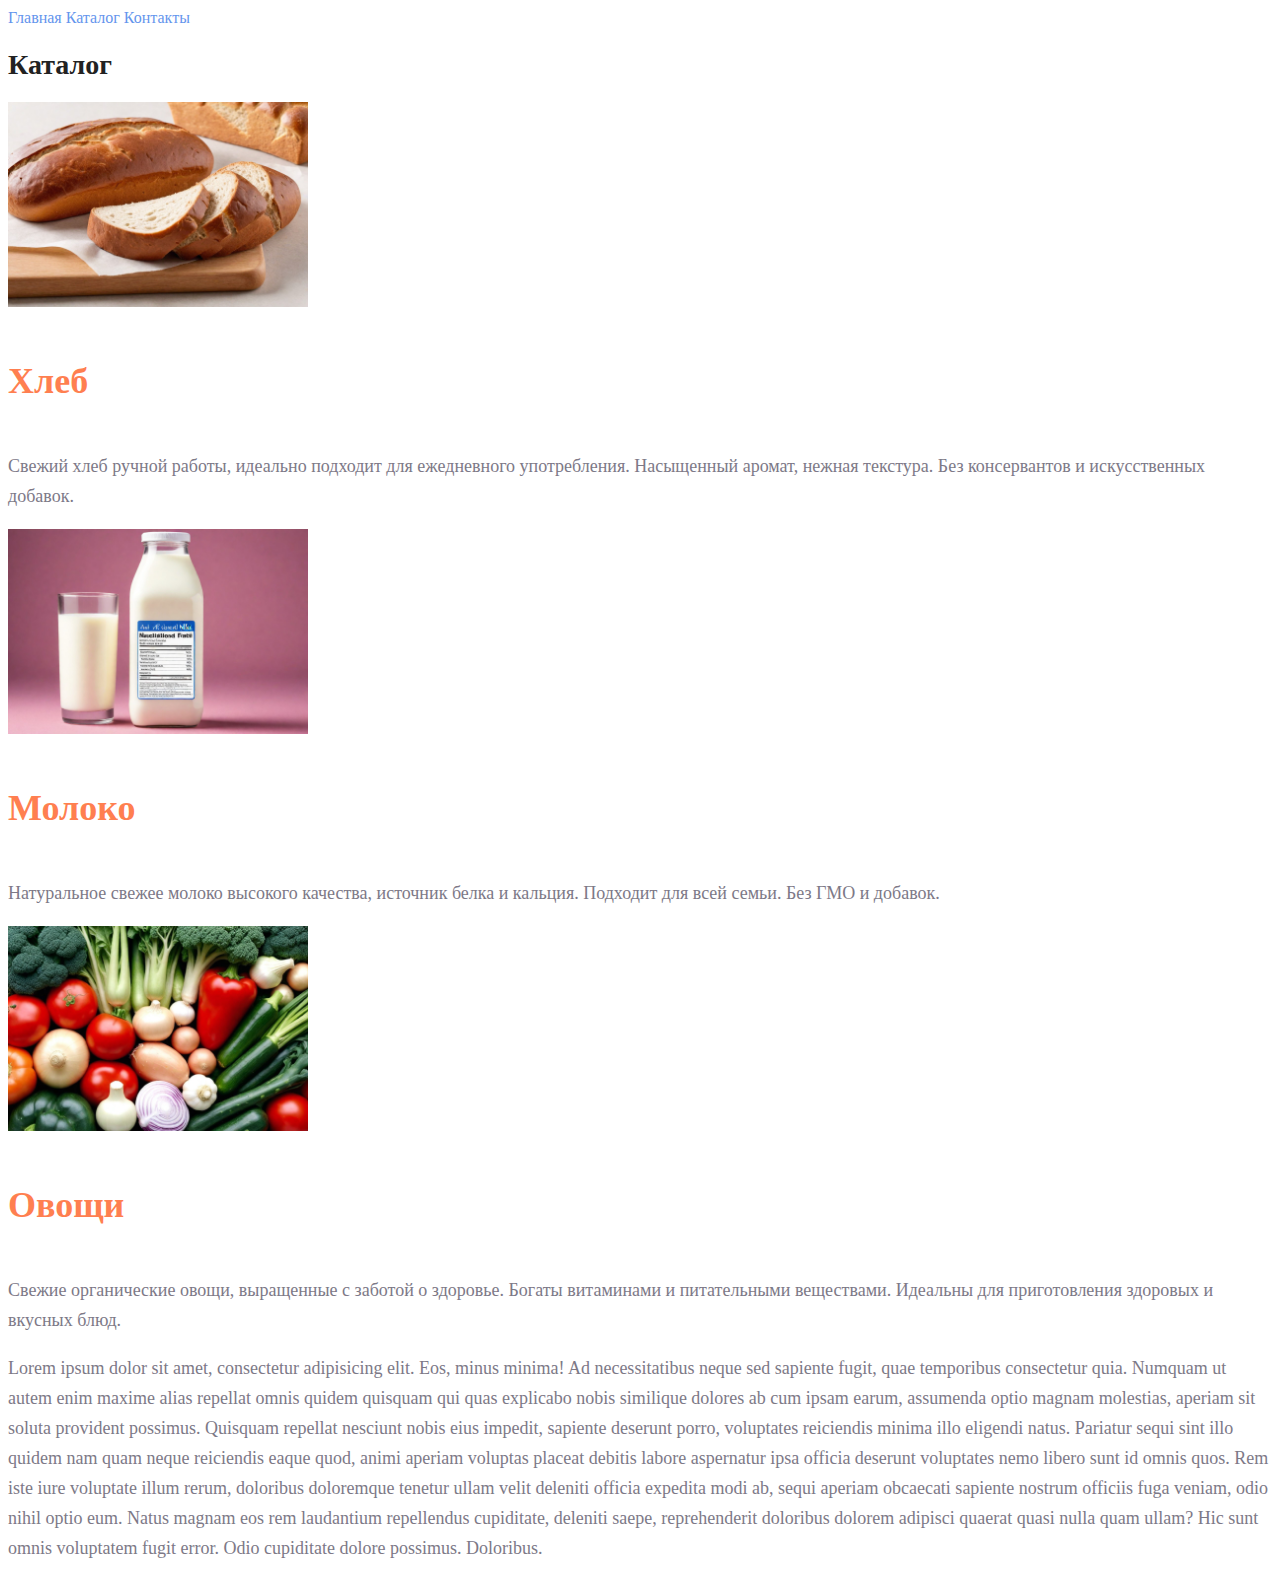
<file: lesson01/catalog/catalog.html>
<!DOCTYPE html>
<html lang="en">
<head>
    <meta charset="UTF-8">
    <meta name="viewport" content="width=device-width, initial-scale=1.0">
    <title>Каталог</title>
    <link rel="stylesheet" href="../style.css">
</head>
<body>
    <a class="nav_menu_link" href="../index.html">Главная</a>
    <a class="nav_menu_link" href="catalog.html">Каталог</a>
    <a class="nav_menu_link" href="#">Контакты</a>
    <h1 class="title">Каталог</h1>
    <img width="300" src="../img/bread.jpeg" alt="Хлеб">
    <h2 class="subtitle">Хлеб</h2>
    <p class="content">Свежий хлеб ручной работы, идеально подходит для ежедневного употребления. Насыщенный аромат, нежная текстура. Без консервантов и искусственных добавок.</p>
    <img width="300" src="../img/milk.jpeg" alt="Молоко">
    <h2 class="subtitle">Молоко</h2>
    <p class="content">Натуральное свежее молоко высокого качества, источник белка и кальция. Подходит для всей семьи. Без ГМО и добавок.</p>
    <img width="300" src="../img/vegetables.jpeg" alt="Овощи">
    <h2 class="subtitle">Овощи</h2>
    <p class="content">Свежие органические овощи, выращенные с заботой о здоровье. Богаты витаминами и питательными веществами. Идеальны для приготовления здоровых и вкусных блюд.</p>
    <p class="content">Lorem ipsum dolor sit amet, consectetur adipisicing elit. Eos, minus minima! Ad necessitatibus neque sed sapiente fugit, quae temporibus consectetur quia. Numquam ut autem enim maxime alias repellat omnis quidem quisquam qui quas explicabo nobis similique dolores ab cum ipsam earum, assumenda optio magnam molestias, aperiam sit soluta provident possimus. Quisquam repellat nesciunt nobis eius impedit, sapiente deserunt porro, voluptates reiciendis minima illo eligendi natus. Pariatur sequi sint illo quidem nam quam neque reiciendis eaque quod, animi aperiam voluptas placeat debitis labore aspernatur ipsa officia deserunt voluptates nemo libero sunt id omnis quos. Rem iste iure voluptate illum rerum, doloribus doloremque tenetur ullam velit deleniti officia expedita modi ab, sequi aperiam obcaecati sapiente nostrum officiis fuga veniam, odio nihil optio eum. Natus magnam eos rem laudantium repellendus cupiditate, deleniti saepe, reprehenderit doloribus dolorem adipisci quaerat quasi nulla quam ullam? Hic sunt omnis voluptatem fugit error. Odio cupiditate dolore possimus. Doloribus.</p>
</body>
</html>
</file>
<file: lesson01/style.css>
a { 
    text-decoration: none; 
}
.nav_menu_link {
    color: cornflowerblue;
    font-size: 16px;
    line-height: 20px;
}
.title {
    color: #222222;
    font-size: 28px;
    line-height: 36px;
    font-weight: bold;
}

.content {
    color: #7D7987;
    font-style: normal;
    font-weight: 300;
    font-size: 18px;
    line-height: 30px;
}

.subtitle {
    color: coral;
    font-style: normal;
    font-weight: 700;
    font-size: 36px;
    line-height: 80px;
}
</file>
<file: lesson03/style.css>
* {
    margin: 0;
    padding: 0;
}

.body {
    background: #FFFFFF;
}

a {
    text-decoration: none;
}

.top {
    padding-bottom: 99px;
    display: flex;
    flex-direction: column;
    flex-wrap: wrap;
    align-content: center;
    

}

.header {
    padding-top: 40px;
    padding-bottom: 40px;
    display: flex;
    align-items: center;
    justify-content: space-between;
    flex-direction: row;
    flex-wrap: wrap;

}

.header_buttons {
    display: flex;

    justify-content: center;
    gap: 40px;
}

.header_link {
    font-size: 14px;
    letter-spacing: 0%;
    line-height: 22px;
    color: black;
}

.top_content {
    margin-top: 160px;
    margin-bottom: 197px;
    display: flex;
    flex-direction: row;
    flex-wrap: wrap;
    justify-content: center;
    align-items: center;
    gap: 39px;
}

.top_info {
    width: 522px;
}

.top_buttons {
    margin-top: 37px;
}

.top_logos {
    display: flex;
    flex-direction: row;
    flex-wrap: wrap;
    gap: 48px;
}

.title {
    margin-bottom: 17px;
    font-weight: 400;
    font-size: 60px;
    
}

.text {
    width: 466px;
    font-weight: 400;
    font-size: 20px;
    color: #888888;
}

.button {
    padding: 15px 35px;
    border-radius: 50px;
    color: #AAAAAA;
    background: #FFFFFF;
    font-weight: 400;
    font-size: 15px;
    outline: none;
    border: none;

}

.with_background {
    background: #F25822;
    color: #FFFFFF;
}

.with_color {
    color: #F25822;
}
</file>
<file: lesson04/style.css>
* {
    margin: 0;
    padding: 0;
}

a {
    text-decoration: none;
}

.top_cards {
    display: grid;
    grid-template-columns: repeat(3, 310px);
    justify-content: center;
    align-items: center;
    gap: 60px;
}

.item {
    margin: 30px;
    padding-top: 40px;
    padding-bottom: 25px;
    
}

.item_big {
    margin: 0px;
    padding: 30px;
    padding-bottom: 25px;
}

.item__img {
    padding-top: 40px;
    padding-bottom: 25px;
}

.heading {
    font-weight: 400;
    font-size: 24px;
    text-align: left;
    color: #000000;
}

.item__text {
    padding-top: 17px;
    padding-bottom: 25px;
    font-weight: 400;
    font-size: 15px;
    text-align: left;
    color: #666666;
}


.item_link {
    font-weight: 400;
    font-size: 11px;
    text-align: left;
    color: #000000;
}

.main_content {
    padding-bottom: 100px;
    display: flex;
    flex-direction: column;
    align-content: center;
    justify-content: center;
    align-items: center;
    background: #FAFAFAFA;
}
.main_title {
    padding-top: 92px;
    font-weight: 400;
    font-size: 45px;
    color: #000000;
}
.main_text {
    padding-top: 19px;
    padding-bottom: 55px;
    font-weight: 400;
    font-size: 16px;
    color: #666666;
}
.main_cards {
    display: flex;
    flex-direction: row;
    align-content: center;
    justify-content: center;
    gap: 30px;
}

.main_card {
    display: flex;
    flex-direction: column;
    flex-wrap: nowrap;
    align-content: center;
    align-items: center;
    width: 370px;
    height: 550px;
    background: white;
}
.main_card_header {
    padding-top: 25px;
    padding-bottom: 22px;
    font-weight: 400;
    font-size: 24px;
    color: #000000;
    text-align: center;
}

.main_card_text {
    padding-bottom: 39px;
    font-weight: 400;
    font-size: 15px;
    color: #666666;
    text-align: center;
}

.main_card_button {
    padding: 15px 35px;
    border-radius: 50px;
    color: #FFFFFF;
    background: #F25822;
    font-weight: 400;
    font-size: 13px;
    outline: none;
    border: none;
}

.with_shadow {
    box-shadow: 15px 16px 20px 0px rgba(242, 242, 242, 0.5);
}
</file>
<file: lesson06/style.css>
* {
    margin: 0;
    padding: 0;
}

.body {
    font-family: "Lato", sans-serif;
    font-style: normal;
}

.header {
    background: #222222;
    display: flex;
    flex-direction: row;
    flex-wrap: nowrap;
    justify-content: space-between;
    align-items: center;
}

.header_logo {
    padding-top: 18px;
    padding-bottom: 19px;
    padding-left: 238px;
    display: flex;
    align-items: flex-end;
    flex-direction: row;
    flex-wrap: nowrap;
    gap: 41px;
}

.header_buttons {
    padding-top: 26px;
    padding-bottom: 20px;
    padding-right: 240px;
    display: flex;
    flex-direction: row;
    flex-wrap: nowrap;
    align-items: center;
    gap: 33px;
}

.btn_menu {
    position: relative;
    background: #222222;
    outline: none;
    border: none;
}

.bin_filled::after {
    position: absolute;
    bottom: 20px;
    left: 20px;
    width: 19px;
    height: 19px;
    content: "5";
    color: #fff;
    background-color: #F16D7F;
    display: flex;
    justify-content: center;
    align-items: center;
    border-radius: 10px;

}

.brand {
    margin-bottom: 65px;
    background: #F1E4E6;
    display: flex;
    flex-wrap: nowrap;
    flex-direction: row;
    align-items: center;
}

.brand_text {
    display: flex;
    flex-direction: row;
    align-items: center;
    width: 405px; /* Заменить на нужную ширину */
    margin: 0 auto;
}

.text-top,
.text-bottom {  
    font-family: "Lato", sans-serif;
    padding-left: 16px;  
    color: #222;
}

.text-top {    
    font-weight: 900;
    font-size: 48px;
}

.text-bottom {
    font-weight: 700;
    font-size: 32px;
}

.color {
    font-family: "Lato", sans-serif;
    font-weight: 700;
    font-size: 32px;
    color: #f16d7f;
}

.content {
    padding-bottom: 60px;;
    display: flex;
    flex-direction: column;
    flex-wrap: nowrap;
    justify-content: center;
    align-items: center;
}

.offer {
    padding-bottom: 96px;
    display: flex;
    flex-wrap: wrap;
    gap: 30px;
    justify-content: center;
}

.offer_card {
    width: 360px;
    height: 260px;
    background-size: cover;
    background-position: center;
    display: flex;
    flex-direction: column;
    justify-content: center;
    align-items: center;
    color: white;
    text-align: center;
    position: relative;
    overflow: hidden;
}

.offer_card::before {
    content: "";
    position: absolute;
    width: 100%;
    height: 100%;
    background-size: cover;
    background-position: center;
    opacity: 0.7;
    z-index: 1;
}

.card1 {
    background-image: url('./img/bg_for_Women.png');
}

.card1::before {
    background-image: url('./img/overlay.png');
}

.card2 {
    background-image: url('./img/bg_for_Men.png');
}

.card2::before {
    background-image: url('./img/overlay.png');
}

.card3 {
    background-image: url('./img/bg_for_Kids.png');
}

.card3::before {
    background-image: url('./img/overlay.png');
}

.card4 {
    width: 1140px;
    height: 140px;
    background-size: auto;
    background-image: url('./img/bg_for_Accesories.png');
}

.card4::before {
    background-image: url('./img/overlay.png');
}

.text_card {
    font-family: "Lato", sans-serif;
    font-weight: 400;
    font-size: 16px;
    position: relative;
    z-index: 2;
}

.text_categiries {
    font-family: "Lato", sans-serif;
    font-weight: 700;
    font-size: 24px;
    color: #F16D7F;
    position: relative;
    z-index: 2;
}

.products {
    padding-bottom: 48px;
    display: grid;
    grid-template-columns: repeat(3, 360px);
    justify-content: center;
    gap: 30px;
}

.products_title {
    font-family: "Lato", sans-serif;
    font-weight: 400;
    font-size: 30px;
    color: #222;
}

.products_subtitle {
    padding-top: 49px;
    transform: rotate(-180deg);
    font-family: "Lato", sans-serif;
    font-weight: 400;
    font-size: 14px;
    color: #9f9f9f;
}

.product_card {   
    background-color: #f8f8f8;
}

.tumb_container {
    position: relative;
}

.hover_effect {
    position: absolute;
    background-color: rgba(58, 56, 56, 0.86);
    top: 0;
    left: 0;
    width: 100%;
    height: 100%;
    opacity: 0;
    visibility: hidden;
    transition: all .5s;
}

.hover_content {
    position: absolute;
    display: grid;
    justify-content: center;
    width: 100%;
    text-align: center;
    top: 50%;
    transform: translateY(-50%);
}
.product_card:hover .hover_effect {
    visibility: visible;
    opacity: 1;
}

.add_to_cart_btn {
    display: flex;
    align-items: center;
    gap: 10px;
    font-family: "Lato", sans-serif;
    padding: 15px 39px;
    color: white;
    background: rgba(58, 56, 56, 0.0);
    font-weight: 400;
    font-size: 14px;
    border: 1px solid white;
}

.product_title {
    font-family: "Lato", sans-serif;
    padding-top: 24px;
    padding-left: 16px;
    font-weight: 400;
    font-size: 13px;
}

.product_description {
    font-family: "Lato", sans-serif;
    padding-top: 16px;
    padding-left: 16px;
    padding-right: 28px;
    font-weight: 400;
    font-size: 14px;
    color: #5d5d5d;
}

.product_price {
    font-family: "Lato", sans-serif;
    padding-top: 16px;
    padding-left: 16px;
    padding-bottom: 24px;
    font-weight: 400;
    font-size: 16px;
    color: #f16d7f;
}

.expand_products {
    font-family: "Lato", sans-serif;
    padding: 15px 39px;
    color: #f26376;
    background: white;
    font-weight: 400;
    font-size: 16px;
    border: 1px solid #FF6A6A;
}
.services {
    background-color: #222224;
    display: flex;
    flex-wrap: nowrap;
    justify-content: center;
    gap: 30px;
}
.service_card {
    padding: 103px 0 104px 0;
    width: 360px;
    display: grid;
    justify-items: center;
}
.header_card {
    padding-top: 16px;
    padding-bottom: 16px;
    font-family: "Lato", sans-serif;
    font-weight: 400;
    font-size: 19px;
    color: #fbfbfb;
    text-align: center;
}
.description_card {
    font-family: "Lato", sans-serif;
    color: #FBFBFB;
    font-weight: 400;
    font-size: 13px;
    text-align: center;
}
.subsribe {
    background-image: url("./img/bg_img.jpg");
    background-size: cover;
    display: flex;
    justify-content: space-around;
    align-items: center;
}

.subscribe_feature {
    display: flex;
    flex-direction: column;
    justify-content: space-around;
    align-items: center;
}

.subscibe_title {
    font-family: "Lato", sans-serif;
    font-weight: 700;
    line-height: 167%;
    font-size: 24px;
    color: #222224;

}

.subscibe_subtitle {
    padding-bottom: 32px;
    font-family: "Lato", sans-serif;
    line-height: 167%;
    font-weight: 400;
    font-size: 18px;
    color: #222224;
}

.subscribe_info {
    padding-top: 97px;
    padding-bottom: 126px;
    width: 360px;
    display: flex;
    flex-wrap: wrap;
    justify-content: center;
    gap: 30px;
}

.derc_text {
    text-align: center;
}

.subcribe_quote {
    font-weight: 400;
    font-size: 20px;
    text-align: center;
    color: #222224;
}

.italic {
    font-style: italic;
}

.email_block {
    width: 360px;
    display: inline-flex;
    flex-direction: row;
    align-items: center;
}

.input_email {
    font-family: "Lato", sans-serif;
    font-weight: 400;
    font-size: 14px;
    width: 100%;
    height: 49px;
    background-color: #E1E1E1;
    color: #222224;
    border: none;
    border-top-left-radius: 15px;
    border-bottom-left-radius: 15px;
}

.submit_btn {
    padding: 18px 20px;
    height: 49px;
    background-color: #F16D7F;
    color: #f8f8f8;
    font-size: 14px;
    border: none;
    border-top-right-radius: 15px;
    border-bottom-right-radius: 15px;
}

.copyright {
    background-color: #222;
    color: #FBFBFB;
    display: flex;
    flex-direction: row;
    justify-content: space-between;
    align-items: center;
}

.text_rights {
    padding: 30px 0 30px 235px;

}

.wrapper {
    padding-right: 230px;
    list-style-type: none;
    display: flex;
    flex-direction: row;
    align-items: center;
    gap: 7px;
}
.social_link:hover .social_icon .background {
    fill: #F16D7F;
}

.social_link:hover .social_icon .foreground {
    fill: white;
}

@media (max-width: 767px) {
    .center {
        padding-left: 16px;
        padding-right: 16px;
    }
    .header {
        width: auto;
        padding: 19px 32px 19px 32px;

    }
    .header_logo {
        padding: 0%
    }
    .header_buttons {
        padding: 0%;
        gap: 25px;
    }
    .bin {
        padding-left: 17px;
    }

    .img_brand {
        width: 50%; 
    }

    .text-top {
        font-size: 44px;
    }

    .text-bottom {
        font-size: 24px;
    }

    .color {
        font-size: 24px;
    }

    .offer {
        padding-bottom: 110px;
        gap: 20px;
    }
    .offer_card {
        width: 232px;
        height: 167px;
    }
    .card4 {
        width: 734px;
        height: 116px;
    }

    .content {
        padding-bottom: 71px;
    }
    .products_subtitle {
        padding-top: 0;
        padding-bottom: 73px;
        transform: rotate(0);
    }

    .products {
        padding-bottom: 33px;
        gap: 16px;
        grid-template-columns: repeat(2, 360px);
    }

    .services {
        flex-direction: column;
        align-items: center;
        gap: 49px;
    }

    .services > div:first-child {
        padding-top: 49px;
      }
    .services > div:last-child {
        padding-bottom: 64px;
      }

    .service_card {
        padding: 0;
    }
    .subsribe {
        padding-bottom: 140px;
        flex-direction: column;
    }

    .subscribe_info {
        padding-top: 64px;
        padding-bottom: 48px;
    }

    .text_rights {
        padding-left: 32px;
    }
    .wrapper {
        padding-right: 32px;
    }


}

@media (max-width: 374px){

    .center {
        padding-left: 16px;
        padding-right: 16px;
    }
    .header {
        width: auto;
        padding: 19px 16px 19px 16px;

    }

    .profile {
        display: none;
    }

    .bin {
        display: none;
    }

    .brand {
        height: 363px;
        justify-content: center;
    }

    .img_brand {
        display: none;
    }

    .brand_svg {
        height: 61px; 
    }

    .text-top {
        font-size: 38px;
    }

    .text-bottom {
        font-size: 20px;
    }

    .color {
        font-size: 20px;
    }

    .brand_text {
        justify-content: center;
    }

    .offer {
        padding-bottom: 64px;
        gap: 32px;
    }

    .offer_card {
        width: 343px;
        height: 248px;
    }

    .card4 {
        width: 343px;
        height: 111px;
    }

    .content {
        padding-bottom: 85px;
    }

    .products_subtitle {
        padding-top: 0;
        padding-bottom: 65px;
        transform: rotate(0);
    }

    .products {
        padding-bottom: 41px;
        gap: 16px;
        grid-template-columns: repeat(1, 360px);
    }

    .product_price{
        padding-bottom: 20px;
    }

    .services {
        flex-direction: column;
        align-items: center;
        gap: 47px;
    }

    .services > div:first-child {
        padding-top: 48px;
      }
    .services > div:last-child {
        padding-bottom: 81px;
      }

    .service_card {
        padding: 0;
    }
    .subsribe {
        padding-bottom: 110px;
        flex-direction: column;
    }

    .subscribe_info {
        padding-top: 64px;
        padding-bottom: 59px;
    }
    .copyright {
        flex-direction: column-reverse;
        padding-bottom: 9px;
    }
    .wrapper {
        padding: 40px 0px 43px 0px;
    }
    .text_rights {
        padding: 0;
    }
}
</file>
